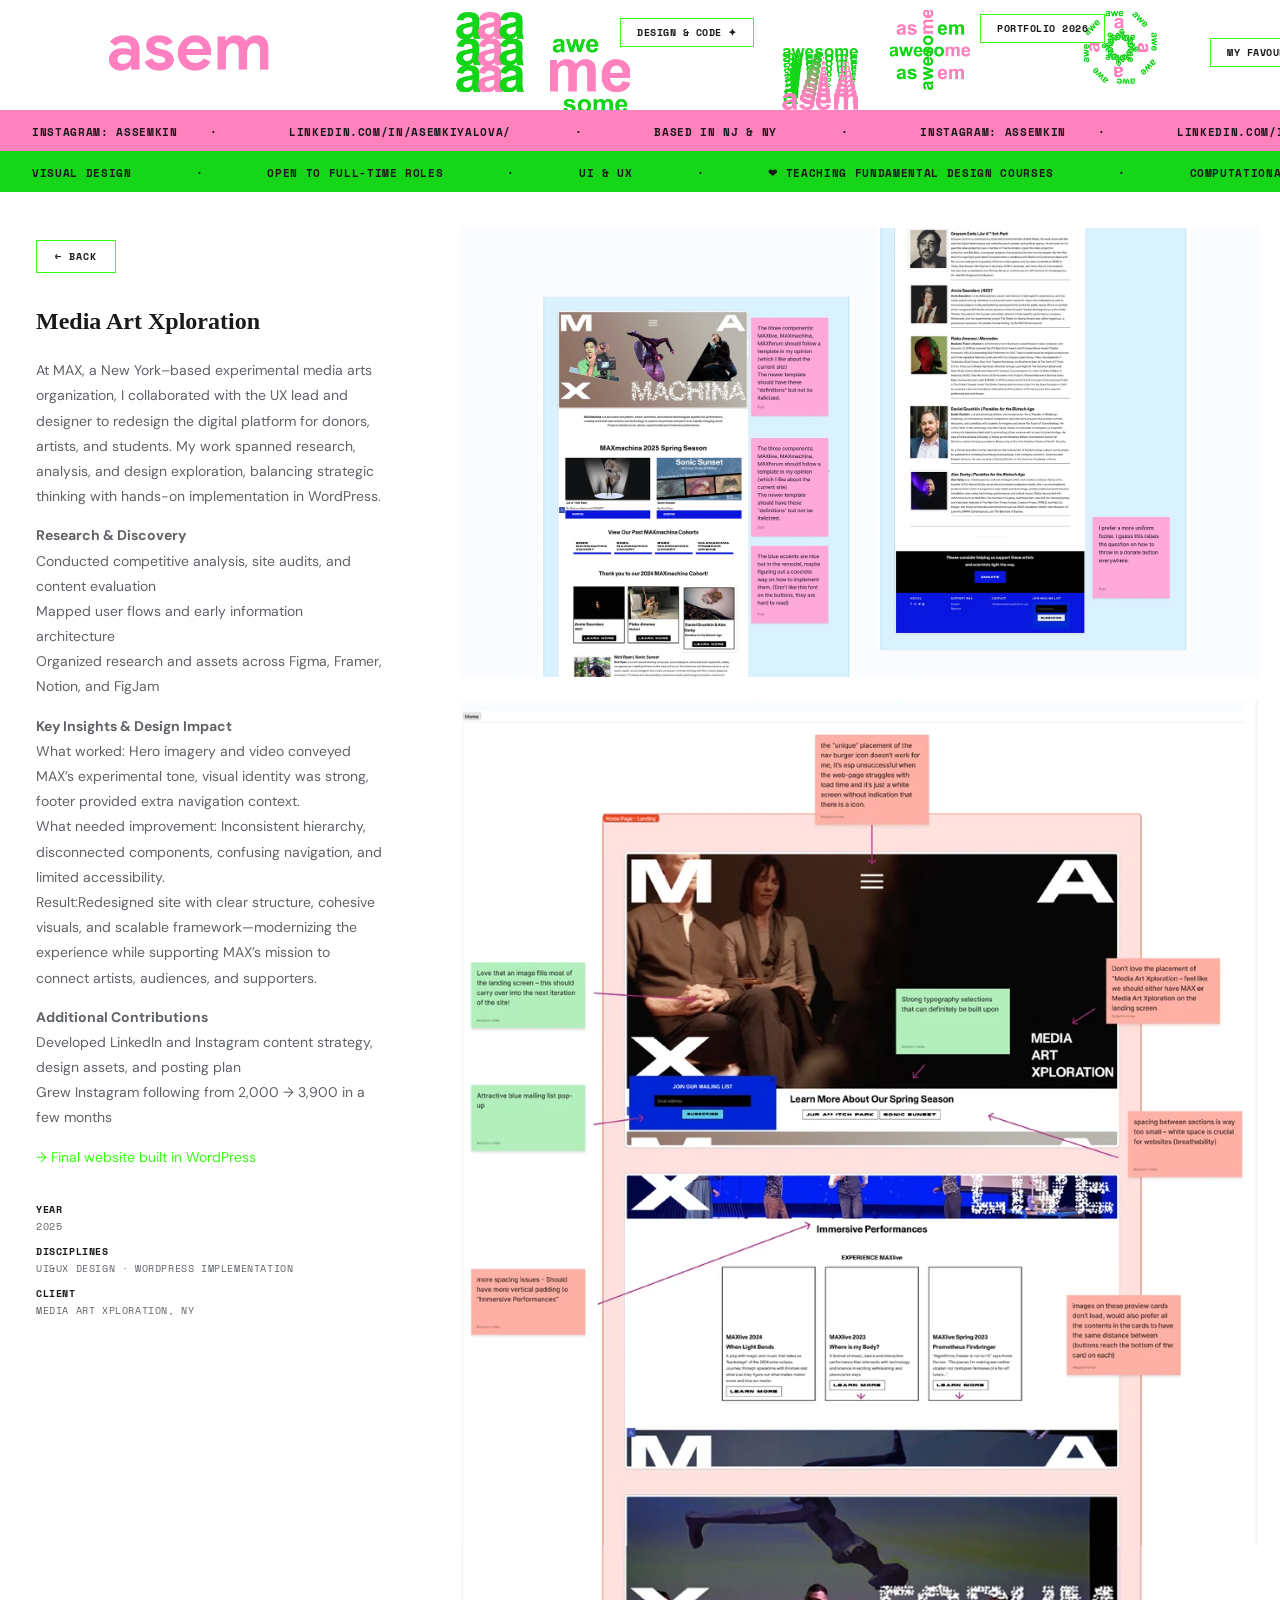
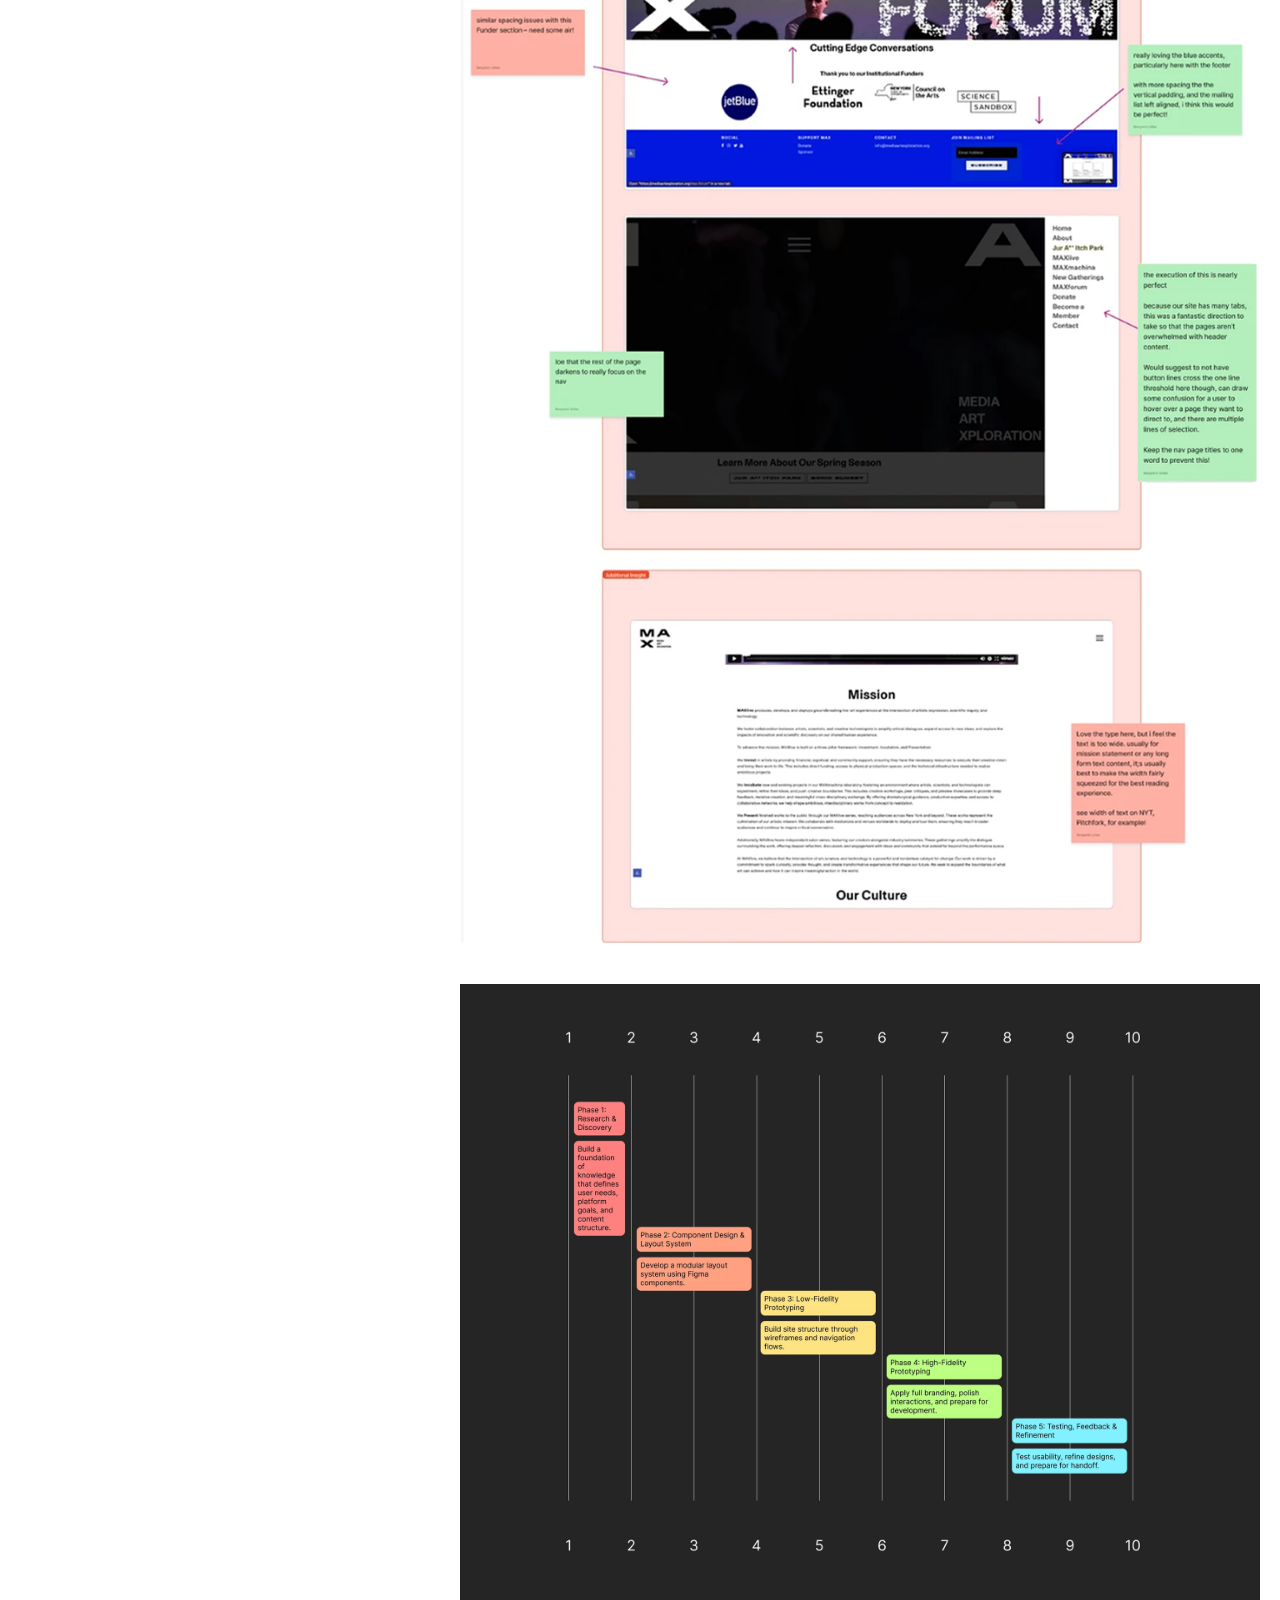
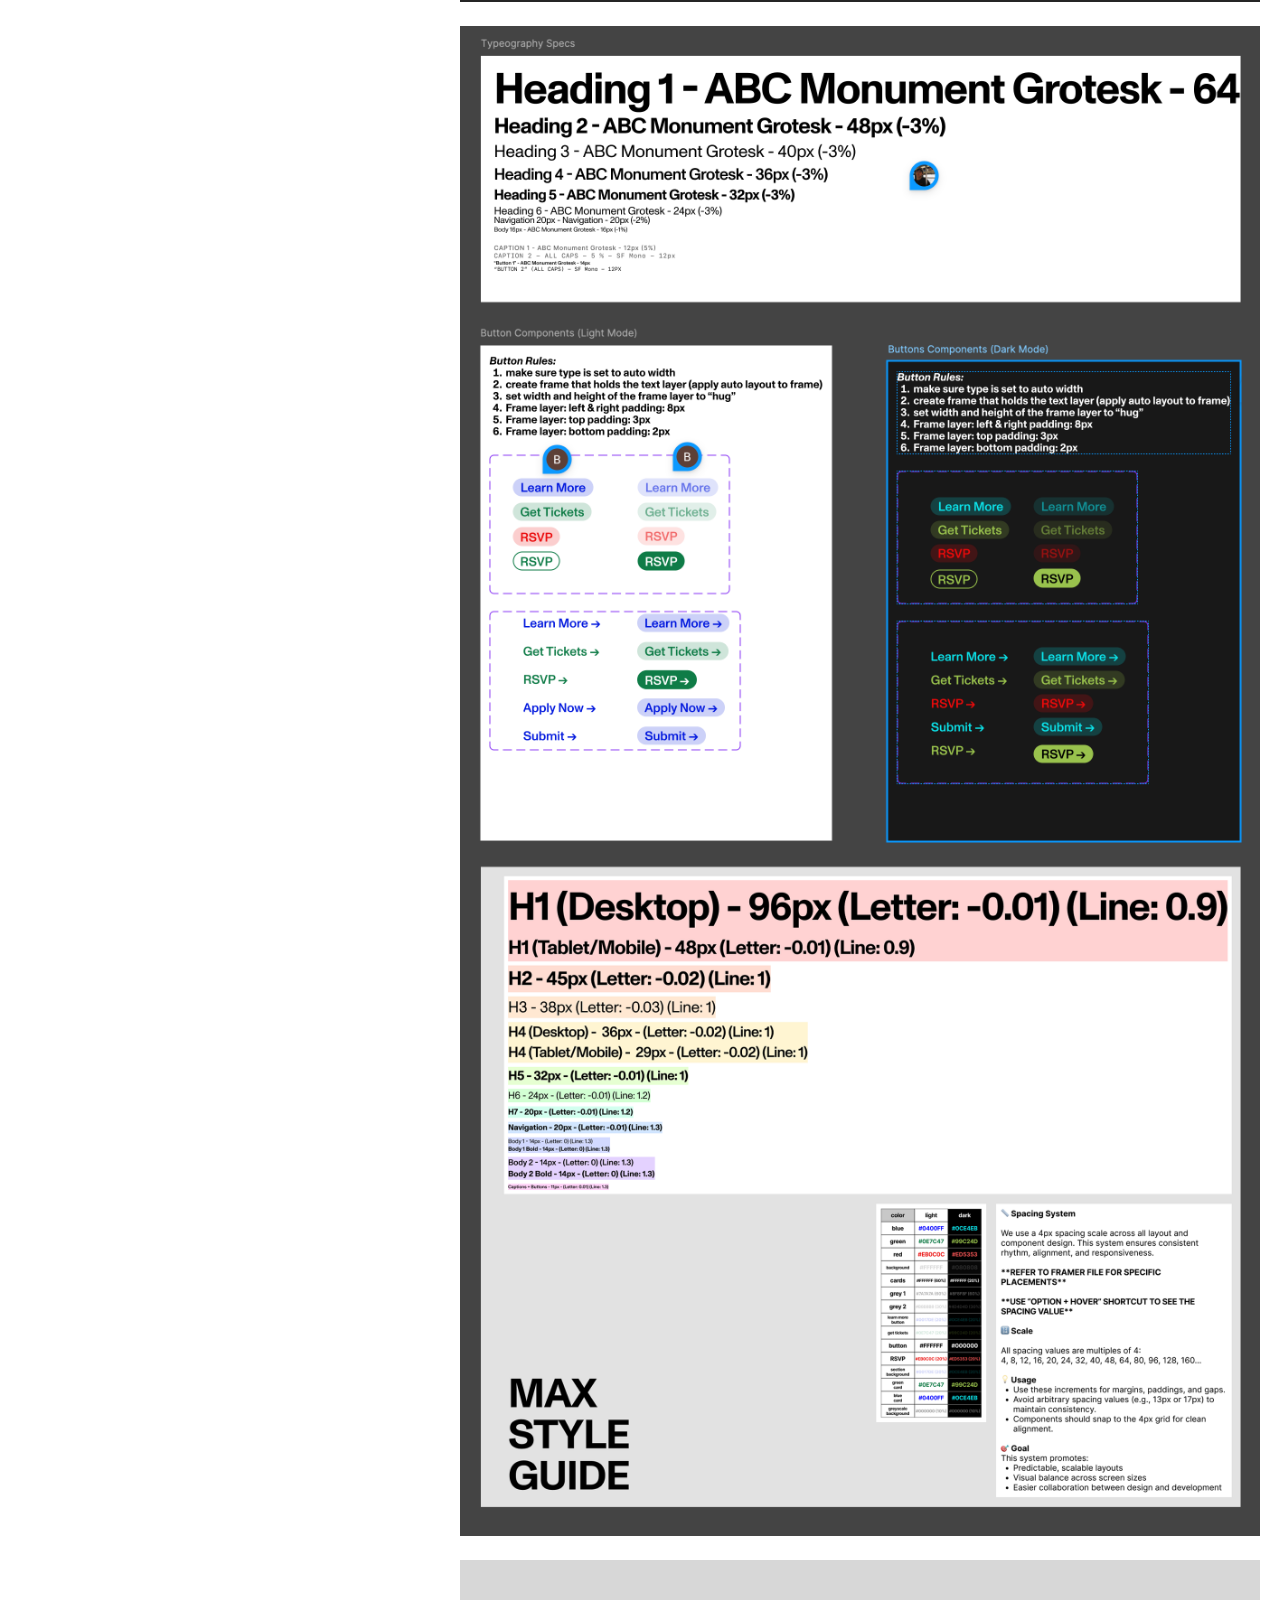
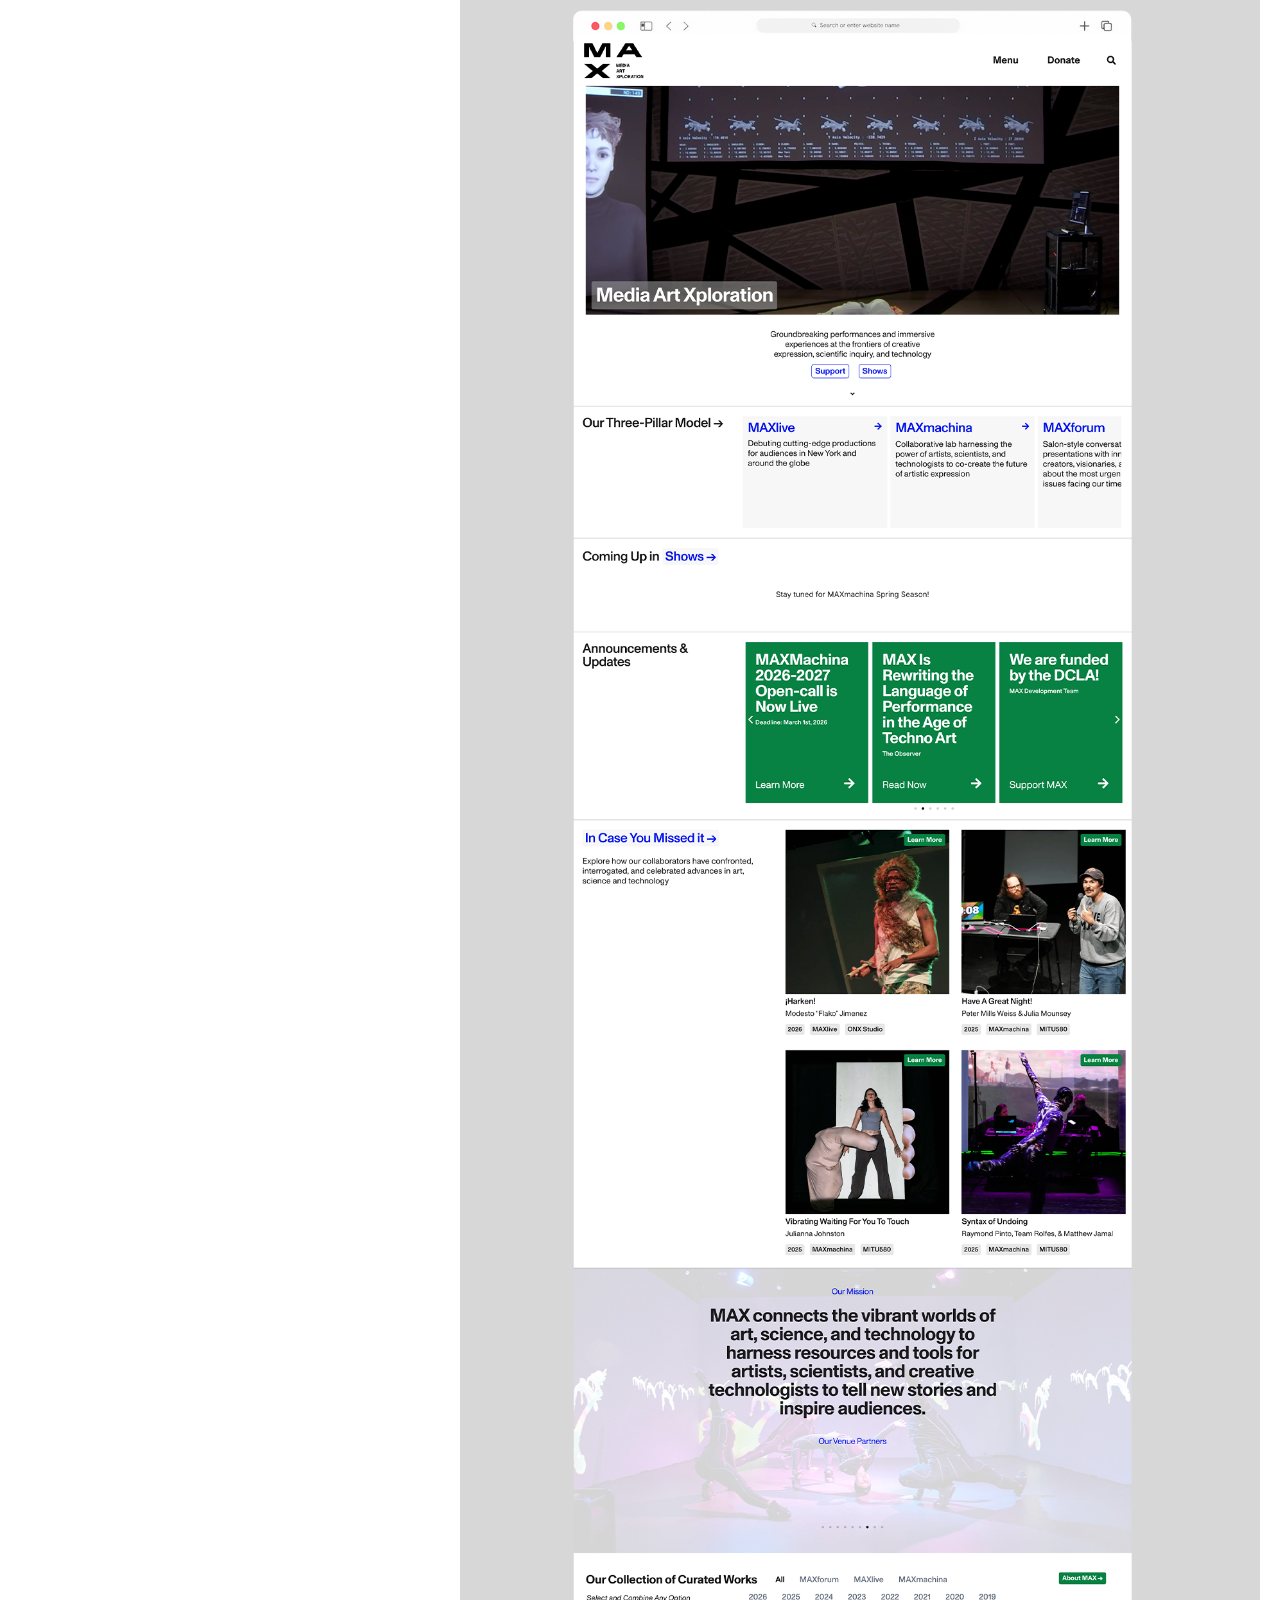
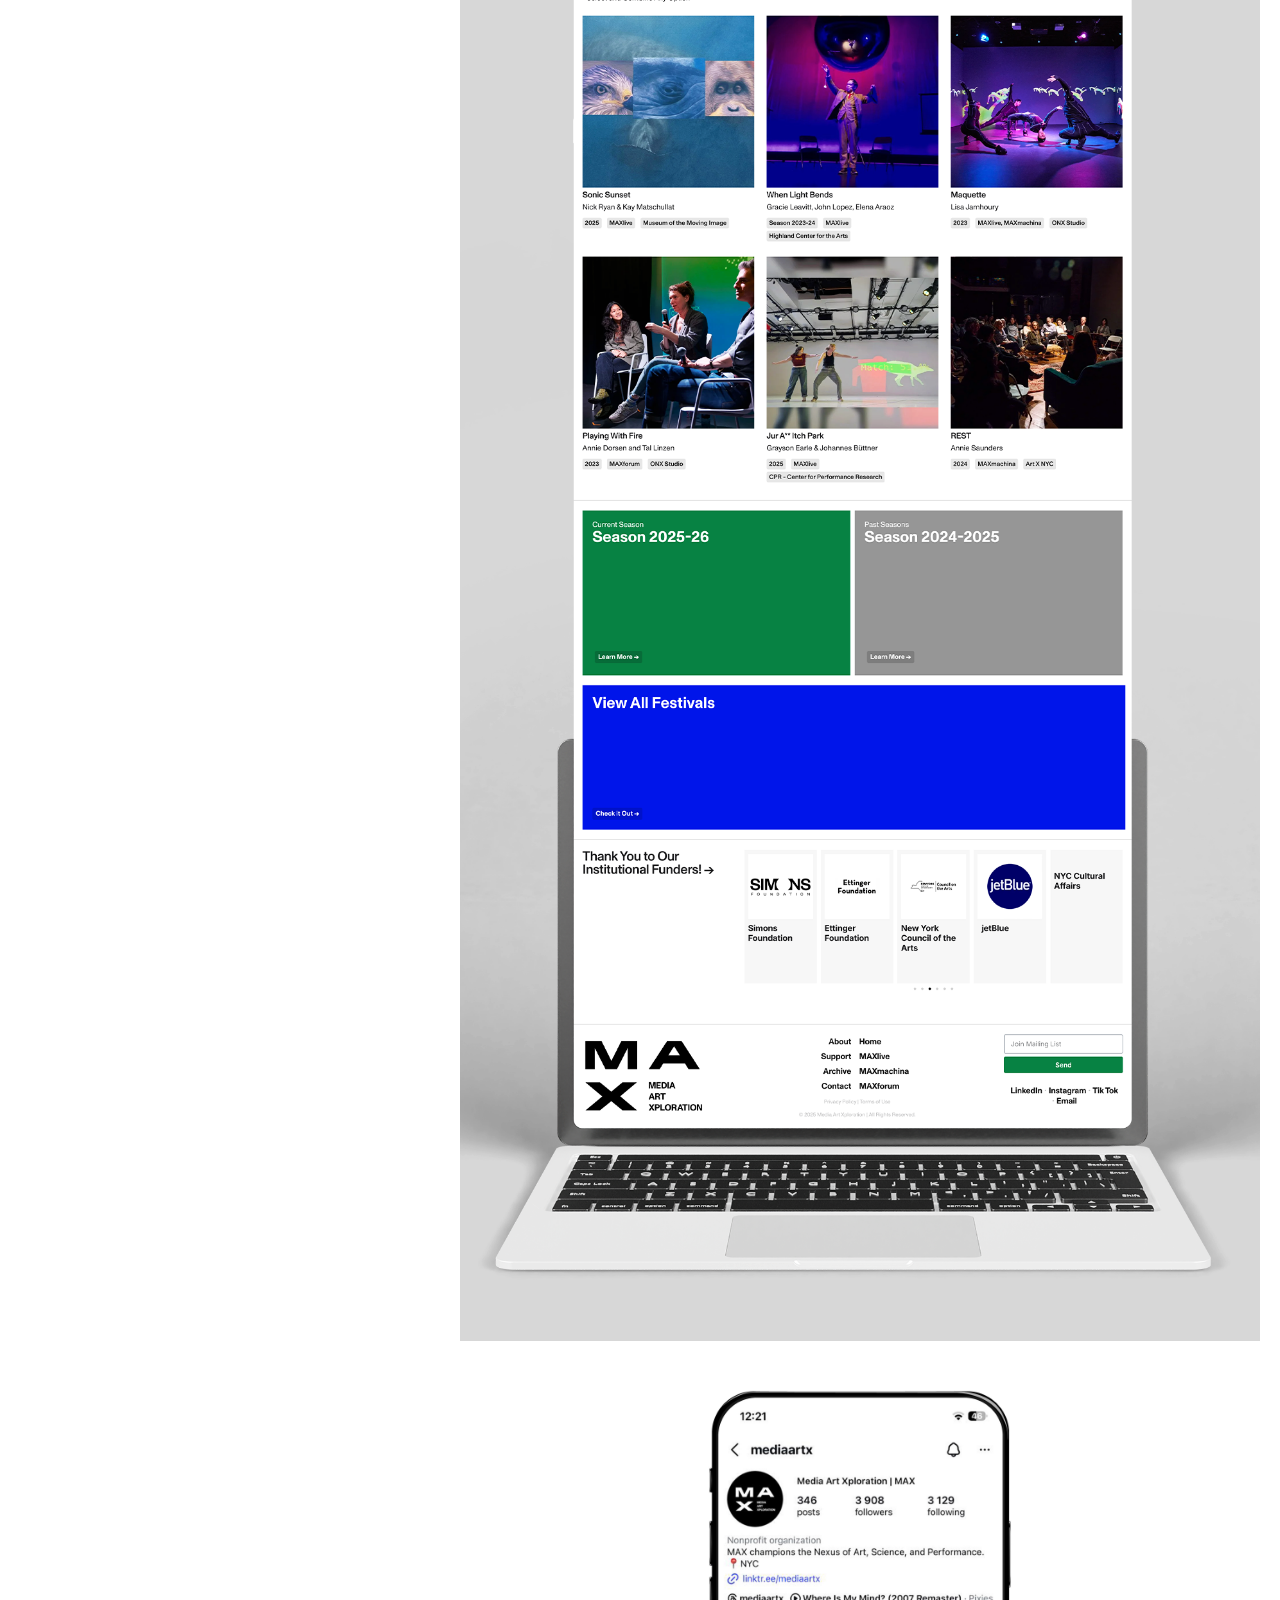
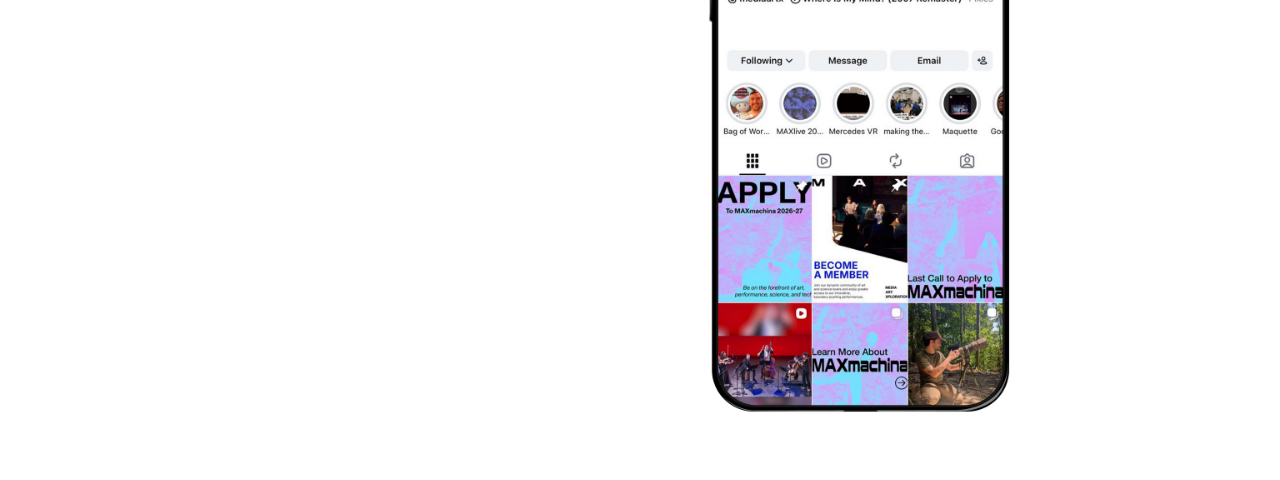
<file: project3.html>
<!DOCTYPE html>
<html lang="en">
<head>
  <meta charset="UTF-8">
  <meta name="viewport" content="width=device-width, initial-scale=1.0">
  <title>Assem Kiyalova — Portfolio</title>

  <link rel="icon" type="image/png" href="header/favicon.png">

  <link href="https://fonts.googleapis.com/css2?family=DM+Sans:wght@300;400;500;700&family=DM+Serif+Display&family=Space+Mono:wght@400;700&display=swap" rel="stylesheet">
  <link rel="stylesheet" href="style.css">
</head>
<body>
    <button onclick="scrollToTop()" id="topBtn" title="Go to top">↑ Top</button>

<!-- HOME VIEW -->
<div id="home-view">

  <!-- HEADER -->
<header id="main-header">
  <div class="header-logo-col">
    <a href="index.html">
      <img class="logo-gif" src="header/logo.gif" alt="Assem Kiyalova">
    </a>
  </div>

    <div class="header-float-area" id="float-area">
      <div class="float-item" style="top:12px; left:30px;"><img src="header/icons/gif/icons_03.gif" width="80" height="80" alt=""></div>
      <div class="float-item" style="top:36px; left:130px;"><img src="header/icons/gif/icons_06.gif" width="80" height="80" alt=""></div>
      <div class="float-item" style="top:8px; left:660px;"><img src="header/icons/gif/icons_01.gif" width="80" height="80" alt=""></div>
      <div class="float-item" style="top:45px; left:360px;"><img src="header/icons/gif/icons_02.gif" width="80" height="80" alt=""></div>
      <div class="float-item" style="top:10px; left:470px;"><img src="header/icons/gif/icons_04.gif" width="80" height="80" alt=""></div>
      <div class="float-item" style="top:42px; left:870px;"><img src="header/icons/gif/icons_05.gif" width="80" height="80" alt=""></div>

      <div class="float-text" style="top:18px; left:200px;">Design & Code ✦</div>
      <div class="float-text" style="top:38px; left:790px;">My favourite mood is to be inspired →</div>
      <div class="float-text" style="top:14px; left:560px;">Portfolio 2026</div>
    </div>
  </header>

  <!-- MARQUEES -->
  <div class="marquee-wrap">
    <div class="marquee-row blue">
      <div class="marquee-inner">
        <span>instagram: assemkin<span>·</span>
        <span>linkedin.com/in/asemkiyalova/</span><span>·</span>
        <span>Based in NJ & NY</span><span>·</span>
        <span>instagram: assemkin<span>·</span>
        <span>linkedin.com/in/asemkiyalova/</span><span>·</span>
        <span>Based in NJ & NY</span><span>·</span>
        <span>instagram: assemkin<span>·</span>
        <span>linkedin.com/in/asemkiyalova/</span><span>·</span>
        <span>Based in NJ & NY</span><span>·</span>
        <span>instagram: assemkin<span>·</span>
        <span>linkedin.com/in/asemkiyalova/</span><span>·</span>
        <span>Based in NJ & NY</span><span>·</span>
      </div>
    </div>
    <div class="marquee-row green">
      <div class="marquee-inner">
        <span>Visual design</span><span>·</span>
        <span>Open to full-time roles</span><span>·</span>
        <span>UI & UX</span><span>·</span>
        <span>❤︎ teaching fundamental design courses</span><span>·</span>
        <span>computational design</span><span>·</span>
        <span>web design</span><span>·</span>
        <span>graphic design</span><span>·</span>
        <span>❤︎ html & p5js</span><span>·</span>
        <span>branding</span><span>·</span>
        <!-- Repeat for seamless loop -->
      </div>
    </div>
  </div>

<!-- PROJECT CONTENT -->
<div class="proj-page-body">
  <div class="proj-page-left">
    <a href="index.html" class="back-btn">← Back</a>
    <h2>Media Art Xploration</h2>
    <p>
      At MAX, a New York–based experimental media arts organization, I collaborated with the UX lead and designer to redesign the digital platform for donors, artists, and students. My work spanned research, analysis, and design exploration, balancing strategic thinking with hands-on implementation in WordPress.
    </p>
    <p>
     <strong>Research & Discovery</strong>
<br>
Conducted competitive analysis, site audits, and content evaluation <br>
Mapped user flows and early information architecture <br>
Organized research and assets across Figma, Framer, Notion, and FigJam </p>

<p> <strong>Key Insights & Design Impact </strong><br>

What worked: Hero imagery and video conveyed MAX’s experimental tone, visual identity was strong, footer provided extra navigation context. <br>
What needed improvement: Inconsistent hierarchy, disconnected components, confusing navigation, and limited accessibility. <br>

 Result:Redesigned site with clear structure, cohesive visuals, and scalable framework—modernizing the experience while supporting MAX’s mission to connect artists, audiences, and supporters.</p>

<p>
<strong>Additional Contributions </strong><br>

Developed LinkedIn and Instagram content strategy, design assets, and posting plan <br>
Grew Instagram following from 2,000 → 3,900 in a few months </p>


      <p><a href="https://mediaartexploration.org/"> → Final website built in WordPress </a></p> 

    </p>
    <div class="meta-row">
      <div class="meta-item"><strong>Year</strong><span>2025</span></div>
      <div class="meta-item"><strong>Disciplines</strong><span>UI&UX Design · WordPress Implementation</span></div>
      <div class="meta-item"><strong>Client</strong><span>Media Art Xploration, NY</span></div>
    </div>
  </div>

<!--images -->
  <div class="proj-page-right">
    <img src="max/project_03_b.png" width="800" alt="Bodies of Flora">
    <img src="max/project_03_e.png" width="800" alt="Bodies of Flora">
    <img src="max/project_03_c.png" width="800" alt="Bodies of Flora">
    <img src="max/project_03_d.png" width="800" alt="Bodies of Flora Variation">
    <img src="max/project_03_f.png" width="800" alt="Bodies of Flora Variation">
    <img src="max/project_03_a.jpg" width="800" alt="Bodies of Flora Variation">

  </div>
</div>

<script src="main.js"></script>
</body>
</html>
</file>
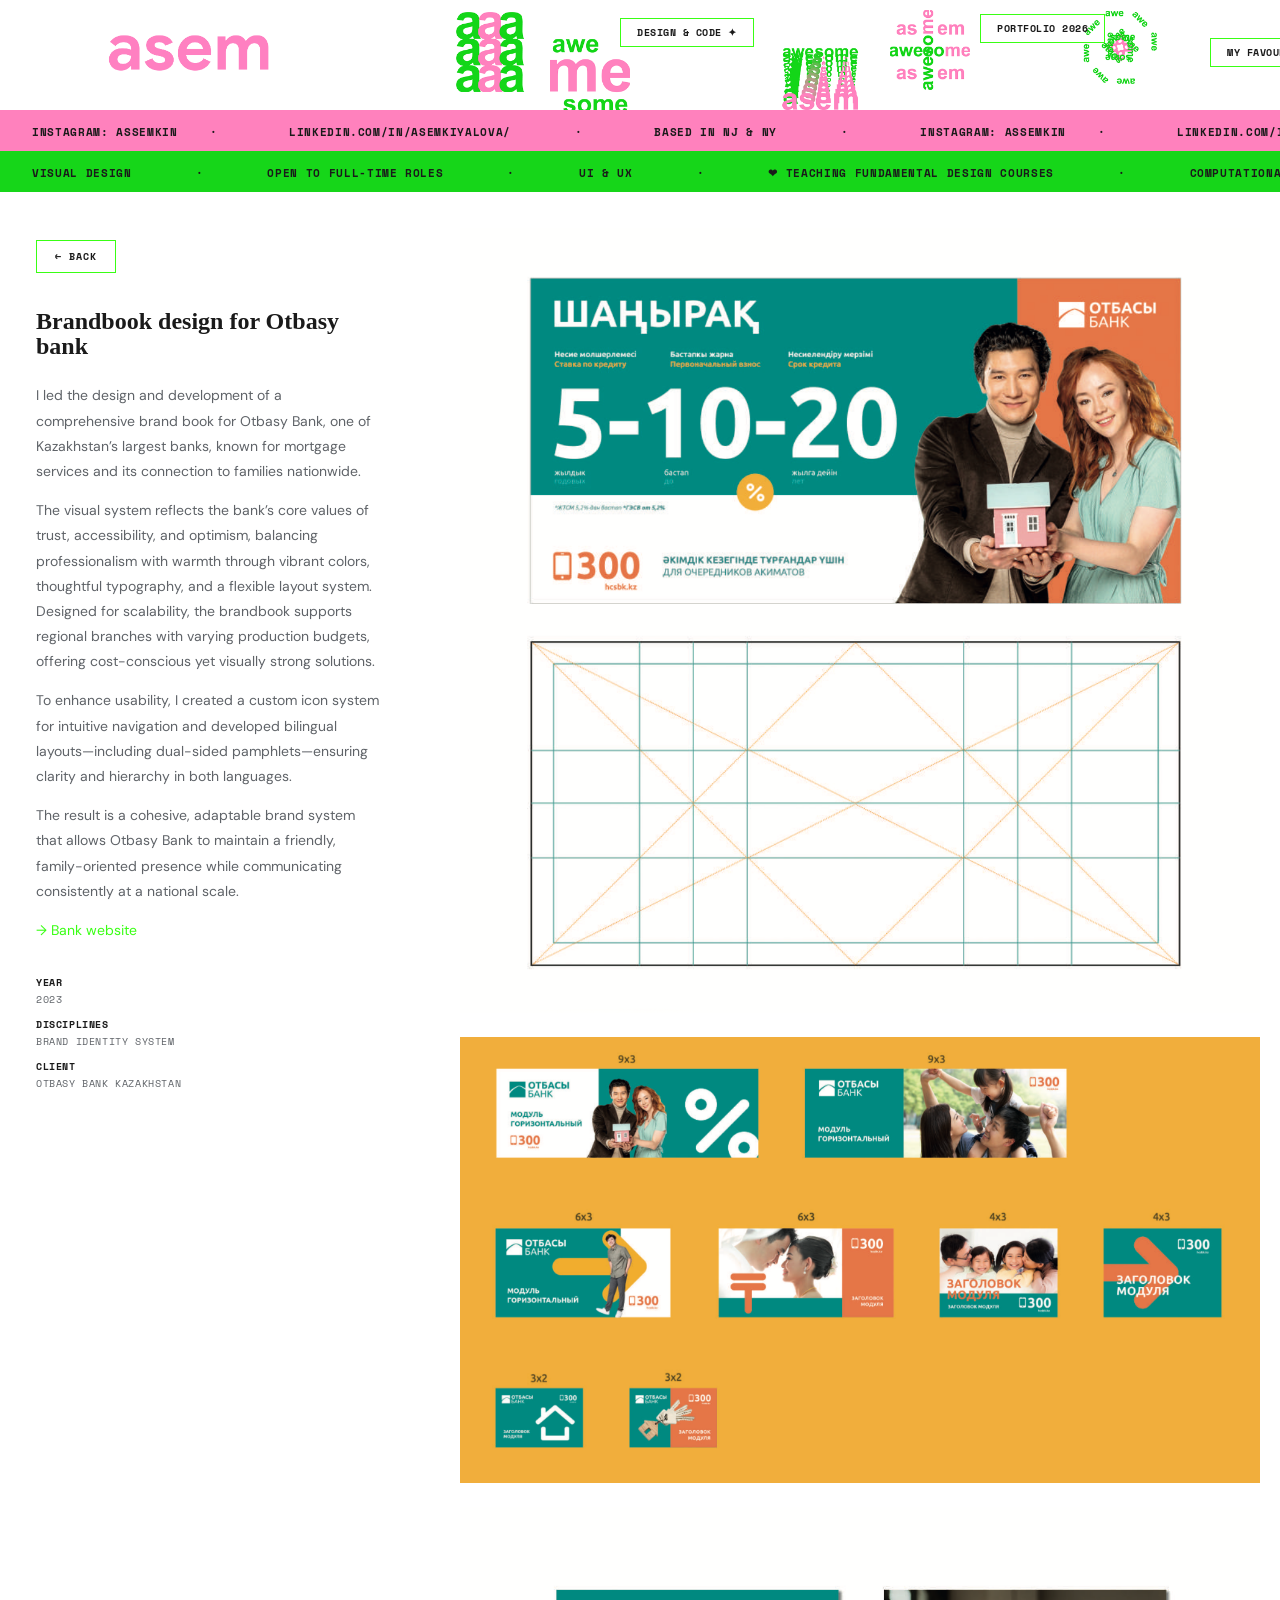
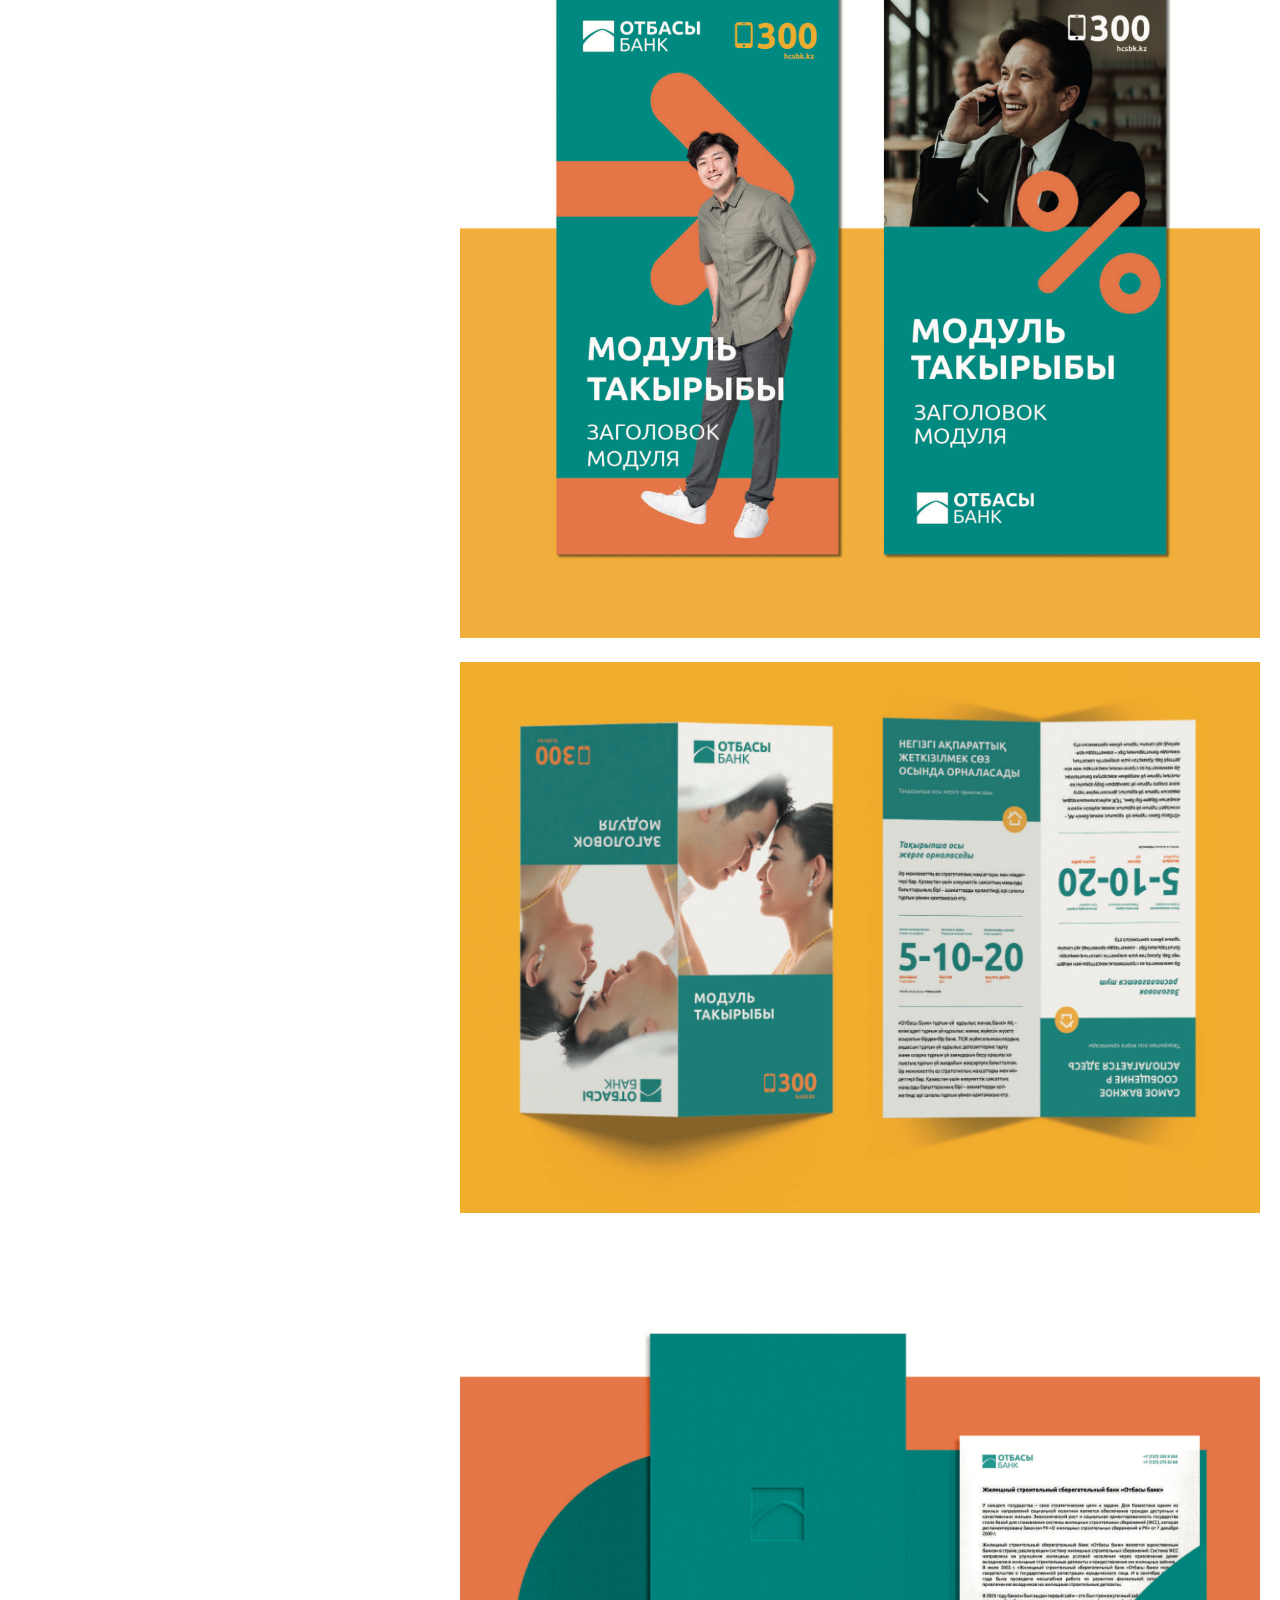
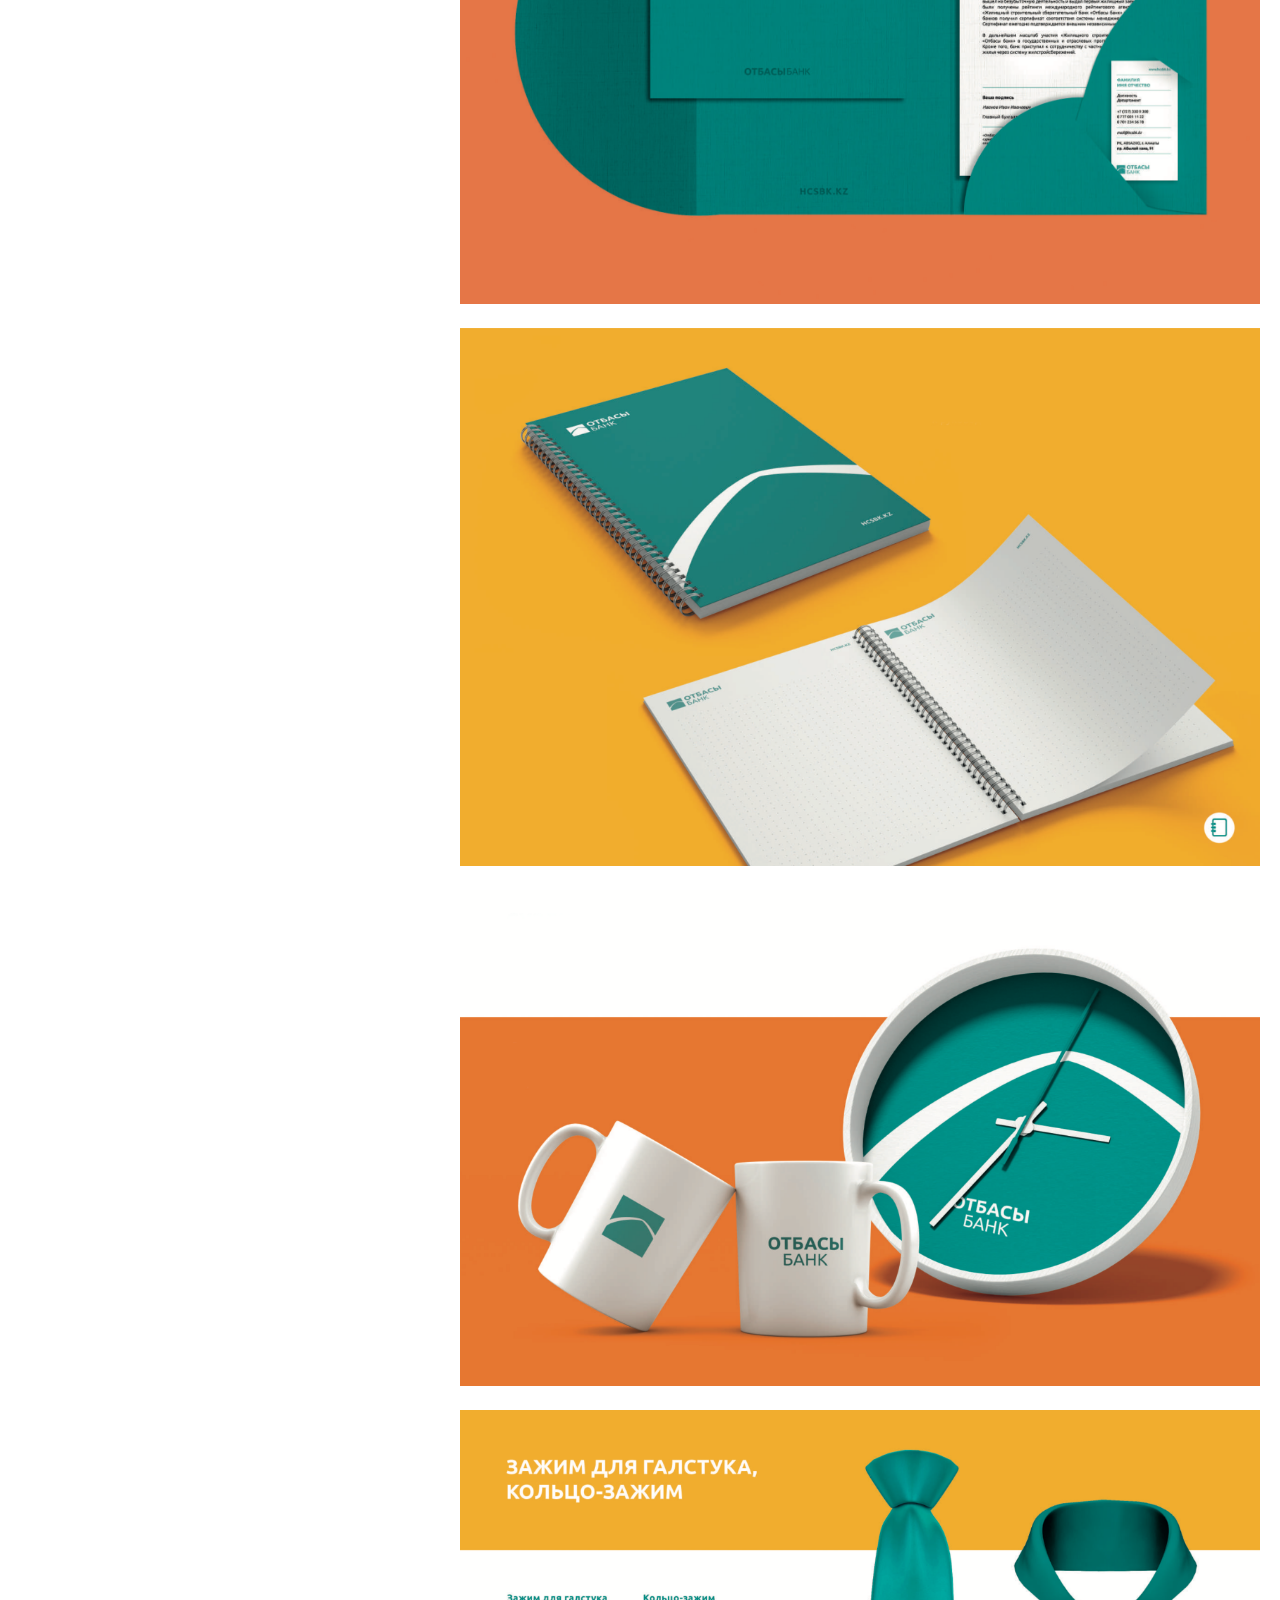
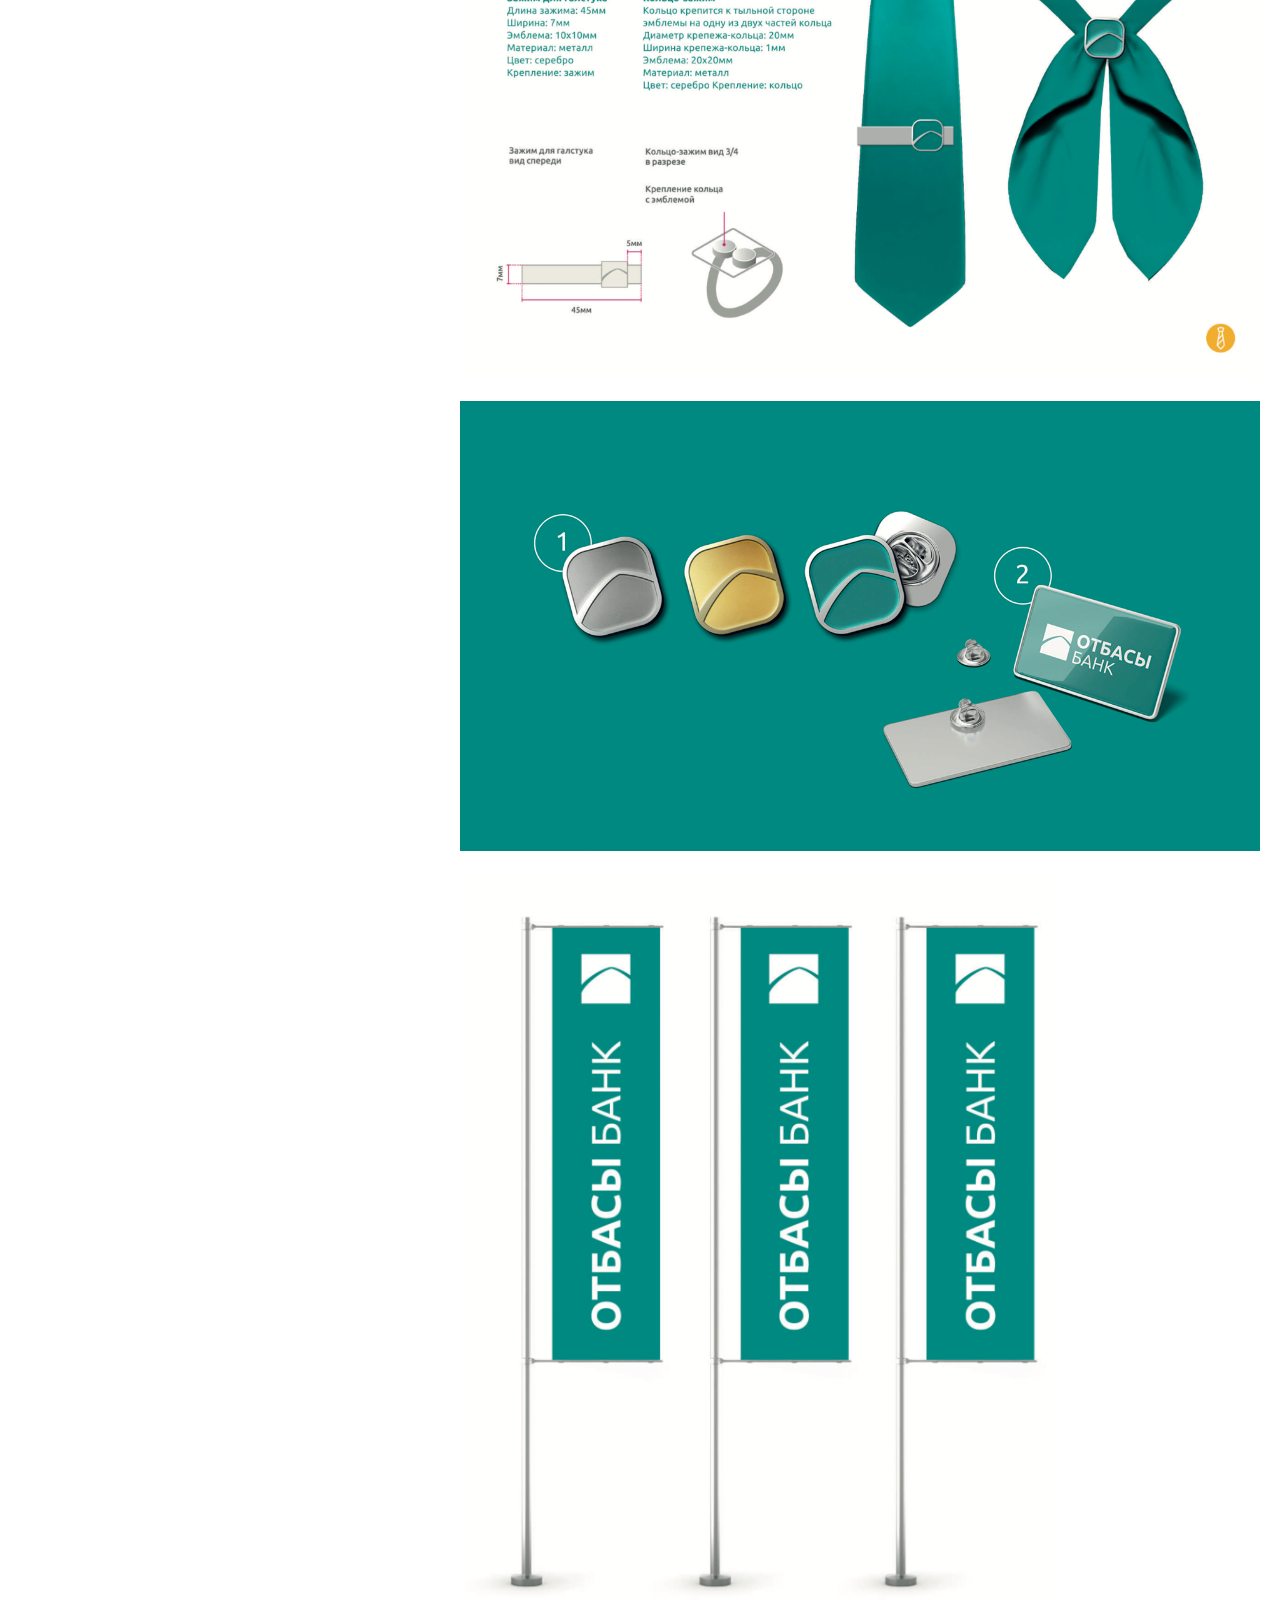
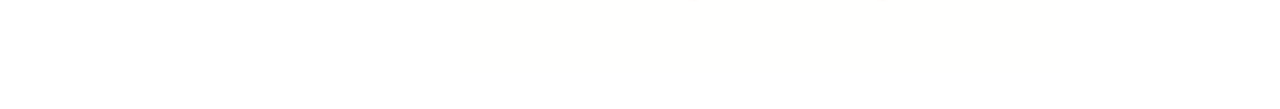
<file: project6.html>
<!DOCTYPE html>
<html lang="en">
<head>
  <meta charset="UTF-8">
  <meta name="viewport" content="width=device-width, initial-scale=1.0">
  <title>Assem Kiyalova — Portfolio</title>

  <link rel="icon" type="image/png" href="header/favicon.png">

  <link href="https://fonts.googleapis.com/css2?family=DM+Sans:wght@300;400;500;700&family=DM+Serif+Display&family=Space+Mono:wght@400;700&display=swap" rel="stylesheet">
  <link rel="stylesheet" href="style.css">
</head>
<body>
    <button onclick="scrollToTop()" id="topBtn" title="Go to top">↑ Top</button>

<!-- HOME VIEW -->
<div id="home-view">

  <!-- HEADER -->
<header id="main-header">
  <div class="header-logo-col">
    <a href="index.html">
      <img class="logo-gif" src="header/logo.gif" alt="Assem Kiyalova">
    </a>
  </div>

    <div class="header-float-area" id="float-area">
      <div class="float-item" style="top:12px; left:30px;"><img src="header/icons/gif/icons_03.gif" width="80" height="80" alt=""></div>
      <div class="float-item" style="top:36px; left:130px;"><img src="header/icons/gif/icons_06.gif" width="80" height="80" alt=""></div>
      <div class="float-item" style="top:8px; left:660px;"><img src="header/icons/gif/icons_01.gif" width="80" height="80" alt=""></div>
      <div class="float-item" style="top:45px; left:360px;"><img src="header/icons/gif/icons_02.gif" width="80" height="80" alt=""></div>
      <div class="float-item" style="top:10px; left:470px;"><img src="header/icons/gif/icons_04.gif" width="80" height="80" alt=""></div>
      <div class="float-item" style="top:42px; left:870px;"><img src="header/icons/gif/icons_05.gif" width="80" height="80" alt=""></div>

      <div class="float-text" style="top:18px; left:200px;">Design & Code ✦</div>
      <div class="float-text" style="top:38px; left:790px;">My favourite mood is to be inspired →</div>
      <div class="float-text" style="top:14px; left:560px;">Portfolio 2026</div>
    </div>
  </header>

  <!-- MARQUEES -->
  <div class="marquee-wrap">
    <div class="marquee-row blue">
      <div class="marquee-inner">
        <span>instagram: assemkin<span>·</span>
        <span>linkedin.com/in/asemkiyalova/</span><span>·</span>
        <span>Based in NJ & NY</span><span>·</span>
        <span>instagram: assemkin<span>·</span>
        <span>linkedin.com/in/asemkiyalova/</span><span>·</span>
        <span>Based in NJ & NY</span><span>·</span>
        <span>instagram: assemkin<span>·</span>
        <span>linkedin.com/in/asemkiyalova/</span><span>·</span>
        <span>Based in NJ & NY</span><span>·</span>
        <span>instagram: assemkin<span>·</span>
        <span>linkedin.com/in/asemkiyalova/</span><span>·</span>
        <span>Based in NJ & NY</span><span>·</span>
      </div>
    </div>
    <div class="marquee-row green">
      <div class="marquee-inner">
        <span>Visual design</span><span>·</span>
        <span>Open to full-time roles</span><span>·</span>
        <span>UI & UX</span><span>·</span>
        <span>❤︎ teaching fundamental design courses</span><span>·</span>
        <span>computational design</span><span>·</span>
        <span>web design</span><span>·</span>
        <span>graphic design</span><span>·</span>
        <span>❤︎ html & p5js</span><span>·</span>
        <span>branding</span><span>·</span>
        <!-- Repeat for seamless loop -->
      </div>
    </div>
  </div>

<!-- PROJECT CONTENT -->
<div class="proj-page-body">
  <div class="proj-page-left">
    <a href="index.html" class="back-btn">← Back</a>
    <h2>Brandbook design for Otbasy bank</h2>
    <p>
     I led the design and development of a comprehensive brand book for Otbasy Bank, one of Kazakhstan’s largest banks, known for mortgage services and its connection to families nationwide.
    </p>
    <p>
     The visual system reflects the bank’s core values of trust, accessibility, and optimism, balancing professionalism with warmth through vibrant colors, thoughtful typography, and a flexible layout system. Designed for scalability, the brandbook supports regional branches with varying production budgets, offering cost-conscious yet visually strong solutions. </p>

     <p>To enhance usability, I created a custom icon system for intuitive navigation and developed bilingual layouts—including dual-sided pamphlets—ensuring clarity and hierarchy in both languages.</p>

     <p>The result is a cohesive, adaptable brand system that allows Otbasy Bank to maintain a friendly, family-oriented presence while communicating consistently at a national scale.</p>

      <p><a href="https://hcsbk.kz/"> → Bank website </a></p> 

    </p>
    <div class="meta-row">
      <div class="meta-item"><strong>Year</strong><span>2023</span></div>
      <div class="meta-item"><strong>Disciplines</strong><span>Brand Identity System</span></div>
      <div class="meta-item"><strong>Client</strong><span>Otbasy Bank Kazakhstan</span></div>
    </div>
  </div>

<!--images -->
  <div class="proj-page-right">
      <img src="otbasy_bank/setka_01.png" width="800" alt="Bodies of Flora Variation">

    <img src="otbasy_bank/banner_system_08.png" width="800" alt="Bodies of Flora">

    <img src="otbasy_bank/xbanner_07.png" width="800" alt="Bodies of Flora Variation">
        <img src="otbasy_bank/phamplet_09.png" width="800" alt="Bodies of Flora Variation">
    <img src="otbasy_bank/folder_10.png" width="800" alt="Bodies of Flora Variation">

    <img src="otbasy_bank/notebook_11.png" width="800" alt="Bodies of Flora Variation">
  

       <img src="otbasy_bank/branding_02.png" width="800" alt="Bodies of Flora">
           <img src="otbasy_bank/brandbook_spread_05.png" width="800" alt="Bodies of Flora Variation">
      <img src="otbasy_bank/13_1280 x 720b.png" width="800" alt="Bodies of Flora">

                 <img src="otbasy_bank/flag_01.png" width="600" alt="Bodies of Flora Variation">

  </div>
</div>


<script src="main.js"></script>
</body>
</html>
</file>
<file: style.css>
/* ============================================================
   PORTFOLIO — style.css
   ============================================================ */

/* ─── VARIABLES ─── */
:root {
  --blue:      #1A73E8;
  --green:     #34A853;
  --yellow:    #FBBC04;
  --red:       #EA4335;
  --neon:      #39FF14;
  --bg:        #ffffff;
  --ink:       #1A1A1A;
  --light-ink: #5F6368;
  --col1-w:    420px;
  --header-h:  110px;
}

/* ─── RESET ─── */
* { margin: 0; padding: 0; box-sizing: border-box; }

body {
  background:   var(--bg);
  color:        var(--ink);
  font-family:  'DM Sans', sans-serif;
  overflow-x:   hidden;
}

/* ─── LAYOUT ─── */
.two-col {
  display: grid;
  grid-template-columns: var(--col1-w) 1fr;
}

/* ─── HEADER ─── */
header {
  height:        var(--header-h);
  background:    var(--bg);
  overflow:      hidden;
  display:       flex;
}

.header-logo-col {
  width:     var(--col1-w);
  min-width: var(--col1-w);
  display:   flex;
  align-items: center;
  padding:   0 28px;
  z-index:   2;
}

/* Horizontal stroke logo — replace div with <img class="logo-gif"> */
.logo-placeholder {
  display:         flex;
  align-items:     center;
  gap:             12px;
  font-family:     'Space Mono', monospace;
  font-size:       14px;
  font-weight:     700;
  letter-spacing:  0.12em;
  text-transform:  uppercase;
  color:           transparent;
  -webkit-text-stroke: 1.5px var(--neon);
  white-space:     nowrap;
}

header img.logo-gif {
  max-height:  70px;
  max-width:   320px;
  object-fit:  contain;
}

.header-float-area {
  flex:     1;
  position: relative;
  overflow: hidden;
}

/* ─── FLOATING ITEMS ─── */
.float-item {
  position:    absolute;
  cursor:      grab;
  user-select: none;
  z-index:     10;
}
.float-item:active { cursor: grabbing; }
.float-item img    { display: block; pointer-events: none; }

/* Floating text chips */
.float-text {
  position:        absolute;
  cursor:          grab;
  user-select:     none;
  z-index:         10;
  background:      transparent;
  border:          1.5px solid var(--neon);
  padding:         6px 16px;
  font-family:     'Space Mono', monospace;
  font-size:       10px;
  font-weight:     700;
  letter-spacing:  0.05em;
  text-transform:  uppercase;
  white-space:     nowrap;
  color:           var(--ink);
  transition:      background 0.15s;
}
.float-text:hover  { background: var(--neon); }
.float-text:active { cursor: grabbing; }

/* ─── MARQUEES ─── */
.marquee-wrap {
  width:          100%;
  display:        flex;
  flex-direction: column;
}

.marquee-row {
  width:       100%;
  padding:     10px 0;
  overflow:    hidden;
  white-space: nowrap;
}
.marquee-row.blue  { background: #ff81bd; }
.marquee-row.green { background: #16d619; }

.marquee-inner {
  display:   inline-flex;
  animation: mq 28s linear infinite;
}
.marquee-row.green .marquee-inner {
  animation-direction: reverse;
  animation-duration:  22s;
}

.marquee-inner span {
  font-family:    'Space Mono', monospace;
  font-size:      11px;
  font-weight:    700;
  letter-spacing: 0.06em;
  text-transform: uppercase;
  color:          var(--ink);
  padding:        0 32px;
}

@keyframes mq {
  from { transform: translateX(0); }
  to   { transform: translateX(-50%); }
}

/* ─── LEFT COLUMN ─── */
.col-left {
  width:    var(--col1-w);
  padding:  52px 36px;
  position: sticky;
  top:      0;
  height:   fit-content;
}

.col-left h1 {
  font-size:     26px;
  line-height:    1.05;
  letter-spacing: -0.02em;
  margin-bottom:  24px;
  font-family:    'Bungee';
  color:         #16d619;
}

.col-left p {
  font-size:     14px;
  line-height:   1.8;
  color:         var(--light-ink);
  margin-bottom: 16px;
}

/* ─── RIGHT COLUMN / PROJECTS ─── */
.col-right {
  flex:     1;
  position: relative;
}

.project-cell {
  position:   relative;
  min-height: 660px;
  padding:    40px 40px 44px 36px;
  overflow:   hidden;
}

/* 16×16 blue square indicator — no stroke */
.proj-indicator {
  position:   absolute;
  top:        42px;
  width:      10px;
  height:     10px;
  background: #16d619;
}

/* Project title */
.proj-title {
  font-family:    'Bungee';
  font-size:      26px;
  letter-spacing: -0.01em;
  margin-left:    18px;
  margin-bottom:  28px;
  display:        inline-block;
  color: #16d619;
  text-decoration: none;
  border-bottom:  2px solid transparent;
  transition:     border-color 0.2s;
  cursor:         pointer;
}
.proj-title:hover { border-color: #16d619; }

/* Free-floating image canvas */
.proj-canvas {
  position: relative;
  width:    100%;
  height:   560px;
}

.proj-img {
  position:   absolute;
  object-fit: cover;
  cursor:     pointer;
  transition: transform 0.15s, box-shadow 0.15s;
}
.proj-img:hover {
  z-index:    20;
  transform:  scale(1.02);
}

/* Floating text labels inside project */
.proj-text {
  position:   absolute;
  background: var(--bg);
  border:     1.5px solid var(--neon);
  padding:    9px 15px;
  font-size:  12px;
  line-height: 1.6;
  max-width:  220px;
  z-index:    5;
  cursor:     default;
  transition: box-shadow 0.2s, background 0.15s;
}
.proj-text:hover {
  z-index:    30;
  background: var(--neon);
  box-shadow: 4px 4px 0 #ff81bd;
}

/* "View project" link */
.proj-link {
  display:        inline-block;
  margin-top:     20px;
  margin-left:    18px;
  font-family:    'Space Mono', monospace;
  font-size:      11px;
  font-weight:    700;
  letter-spacing: 0.06em;
  text-transform: uppercase;
  color:          var(--ink);
  text-decoration: none;
  border-bottom:  1.5px solid var(--neon);
  padding-bottom: 2px;
  transition:     color 0.15s;
}
.proj-link:hover { color: var(--neon); }

/* ─── PROJECT PAGE ─── */
#proj-view { display: none; }

.proj-page-body {
  display: grid;
  grid-template-columns: var(--col1-w) 1fr;
}

.proj-page-left {
  padding:  48px 36px;
 
  top:      0;
  height:   fit-content;
}

.back-btn {
  display:         inline-flex;
  align-items:     center;
  gap:             8px;
  font-family:     'Space Mono', monospace;
  font-size:       10px;
  font-weight:     700;
  letter-spacing:  0.1em;
  text-transform:  uppercase;
  background:      none;
  border:          1.5px solid var(--neon);
  padding:         8px 18px;
  cursor:          pointer;
  margin-bottom:   36px;
  color:           var(--ink);
  transition:      background 0.15s;
  text-decoration: none; /* ✦ ADD THIS */
}
.back-btn:hover { background: var(--neon); }

.proj-page-left h2 {
  font-family:   'Bungee';
  font-size:     24px;
  line-height:   1.05;
  margin-bottom: 24px;
}

.proj-page-left p {
  font-size:     14px;
  line-height:   1.8;
  color:         var(--light-ink);
  margin-bottom: 14px;
}

.meta-row {
  margin-top:     32px;
  display:        flex;
  flex-direction: column;
  gap:            10px;
}

.meta-item {
  font-family:    'Space Mono', monospace;
  font-size:      10px;
  letter-spacing: 0.06em;
  text-transform: uppercase;
  color:          var(--light-ink);
}
.meta-item strong {
  color:        var(--ink);
  display:      block;
  margin-bottom: 2px;
}

.proj-page-right {
  padding:        36px 40px;
  display:        flex;
  flex-direction: column;
  gap:            24px;
  overflow-y:     auto;
}

/* Project page media items */
.proj-media-item { overflow: hidden; }

.proj-media-item img,
.proj-media-item video {
  width:      100%;
  display:    block;
  object-fit: cover;
}

.proj-media-item.sm   { width: 55%; align-self: flex-start; }
.proj-media-item.md   { width: 75%; align-self: center; }
.proj-media-item.full { width: 100%; }

.proj-media-item figcaption {
  padding:        9px 14px;
  font-family:    'Space Mono', monospace;
  font-size:      10px;
  letter-spacing: 0.05em;
  text-transform: uppercase;
  color:          var(--light-ink);
  border-top:     1px solid #eee;
}

/* ─── SCROLLBAR ─── */
::-webkit-scrollbar       { width: 25px; }
::-webkit-scrollbar-track { background: var(--bg); }
::-webkit-scrollbar-thumb { background: var(--neon); border-radius: 3px; }


/* Default link */
a {
  color: var(--neon);       /* neon green */
  text-decoration: none;    /* remove underline */
}

/* Visited link */
a:visited {
  color: #ff81bd;
}

/* Hover (optional but recommended) */
a:hover {
  text-decoration: none;
}

/* Overlay floats on top */
.float-overlay {
  position: fixed;   /* stays on screen, independent of gallery */
  top: 0;
  left: 0;
  width: 100%;
  height: 100%;
  pointer-events: none; /* clicks pass through */
  z-index: 999;      /* on top of everything */
}

.float-img {
  position: absolute;
}

#topBtn {
  display: none;                  /* Hidden by default */
  position: fixed;                /* Stays on screen */
  bottom: 40px;                   /* Distance from bottom */
  right: 36px;                    /* Matches padding of .col-left */
  z-index: 999;                   /* On top of everything */
  font-family: 'Space Mono', monospace;
  font-size: 10px;
  font-weight: 700;
  letter-spacing: 0.1em;
  text-transform: uppercase;
  background: none;
  border: 1.5px solid var(--neon);
  padding: 8px 18px;
  cursor: pointer;
  transition: background 0.15s;
}

#topBtn:hover {
  background: var(--neon);
  color: var(--bg);               /* Make text visible on neon bg */
}
</file>
